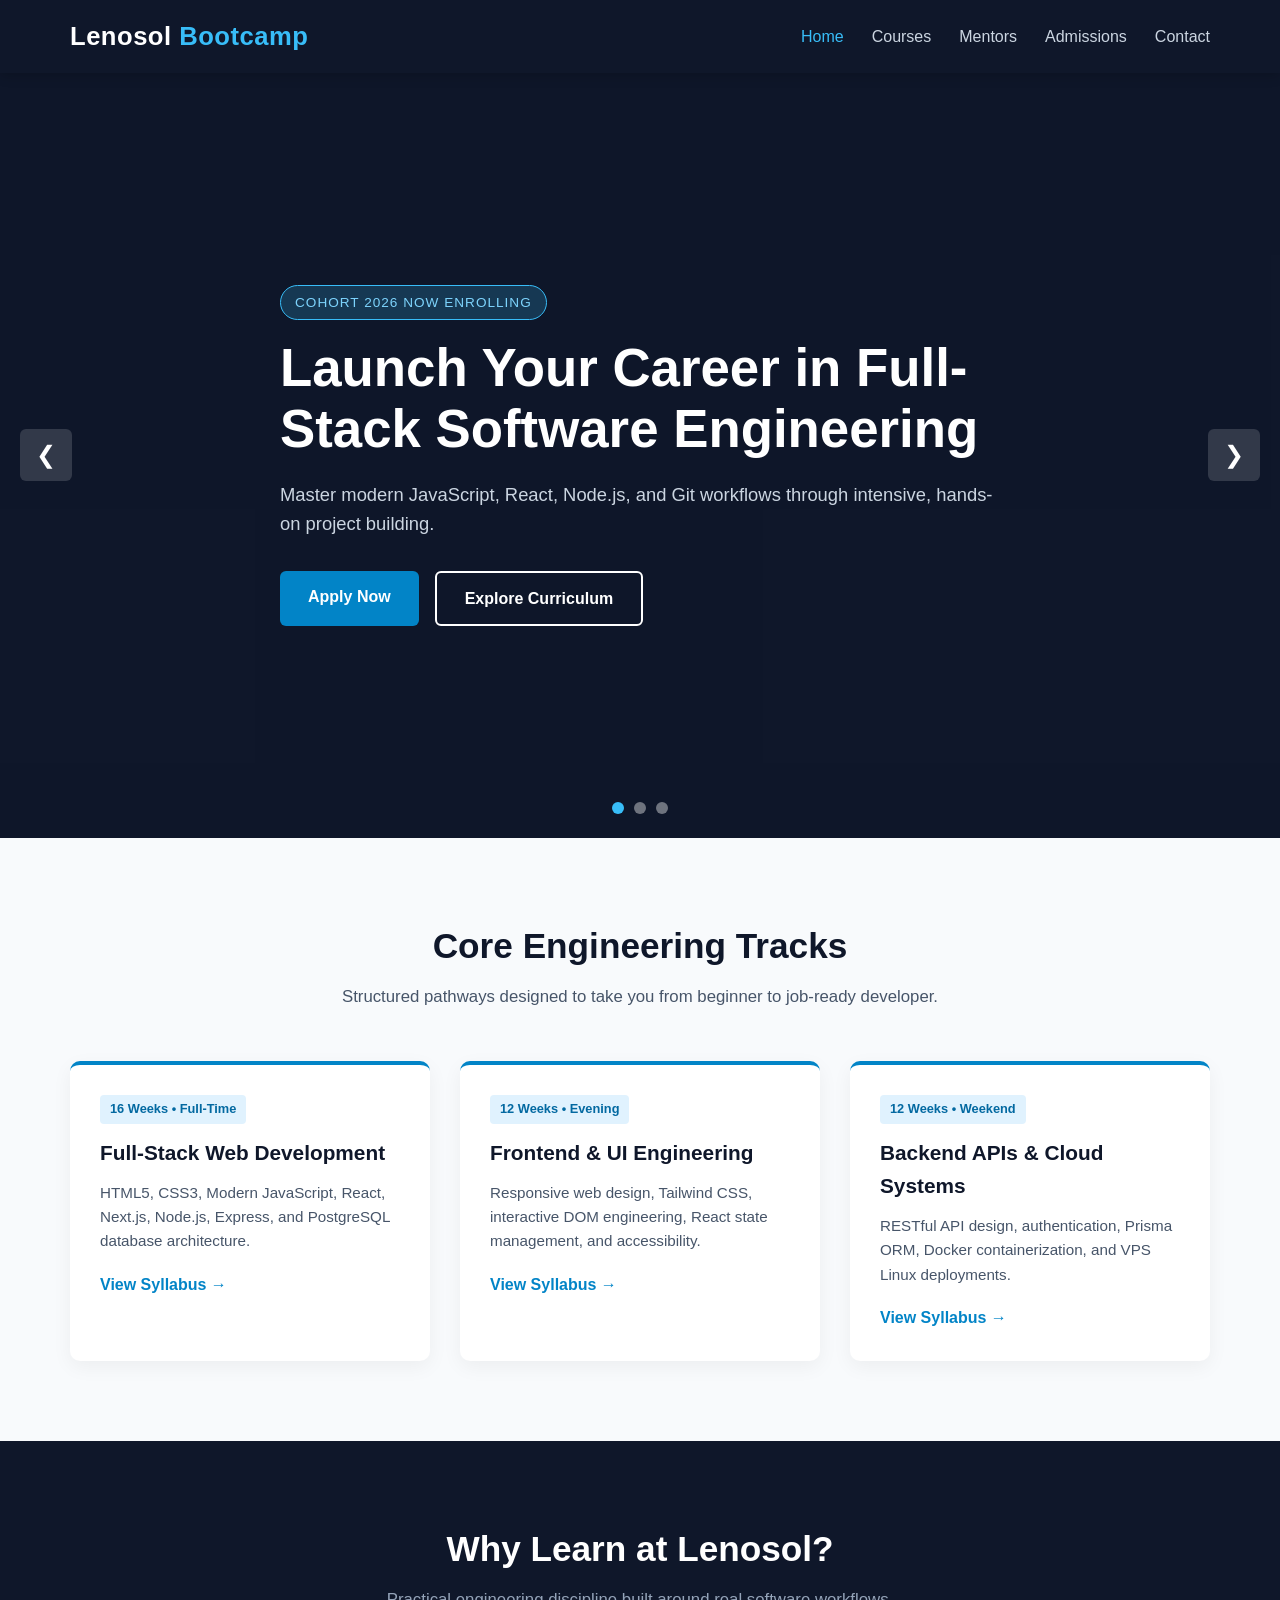
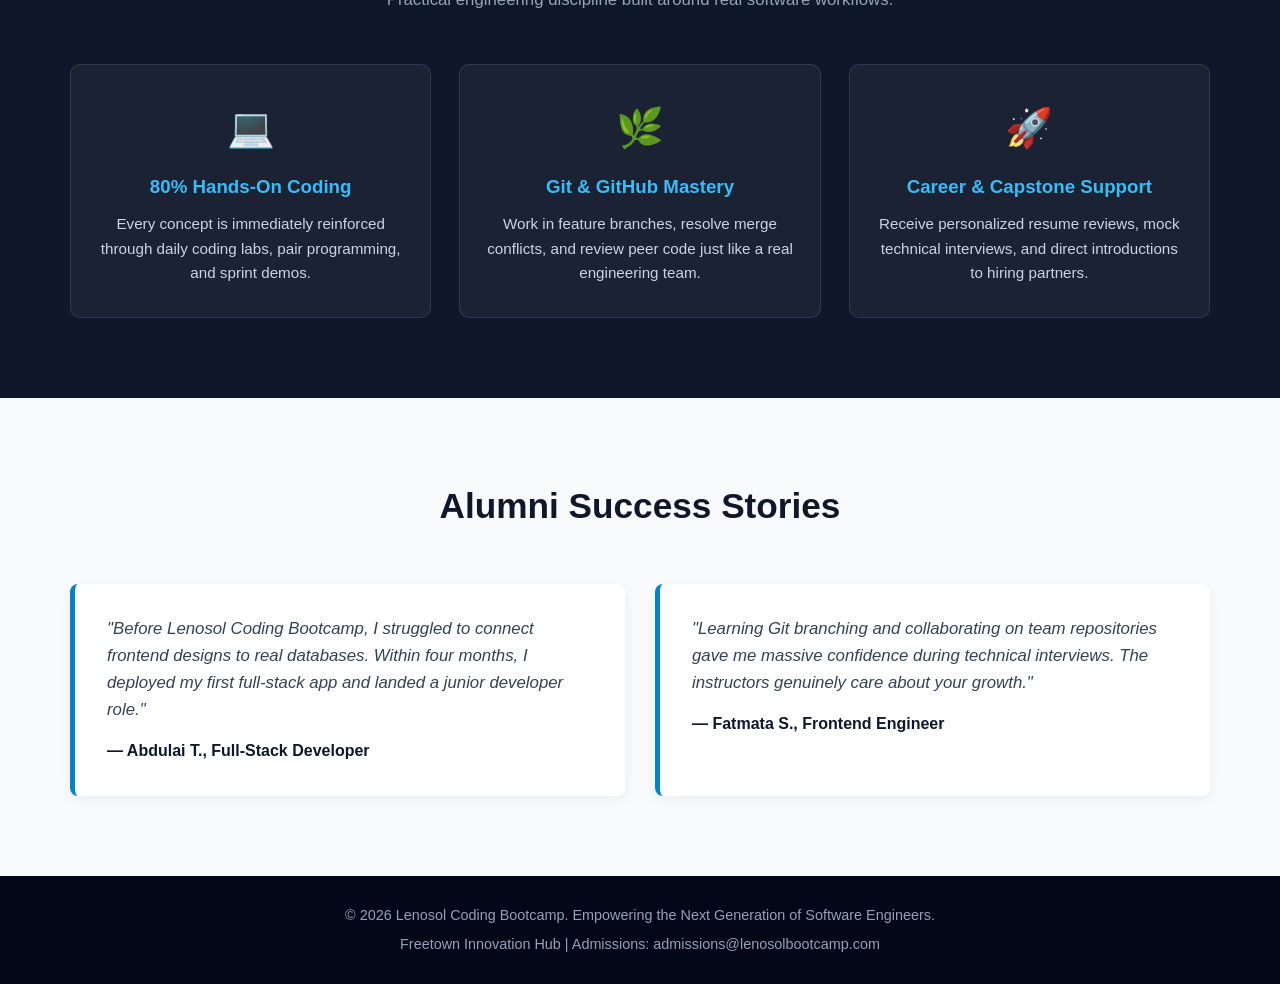
<file: index.html>
<!DOCTYPE html>
<html lang="en">
<head>
  <meta charset="UTF-8" />
  <meta name="viewport" content="width=device-width, initial-scale=1.0" />
  <title>Lenosol Coding Bootcamp | Build Your Tech Career</title>
  <link rel="stylesheet" href="css/index.css" />
</head>
<body>
  <!-- Sticky Navbar -->
  <header class="navbar">
    <div class="container nav-container">
      <a href="index.html" class="logo">Lenosol <span>Bootcamp</span></a>
      <nav>
        <ul class="nav-links">
          <li><a href="index.html" class="active">Home</a></li>
          <li><a href="courses.html">Courses</a></li>
          <li><a href="mentors.html">Mentors</a></li>
          <li><a href="admissions.html">Admissions</a></li>
          <li><a href="contact.html">Contact</a></li>
        </ul>
      </nav>
    </div>
  </header>

  <!-- Section 1: Hero Carousel Slider (3 Slides) -->
  <section class="hero-carousel">
    <div class="slides-container" id="slidesContainer">
      <!-- Slide 1 -->
      <div class="slide active" style="background-image: url('https://images.unsplash.com/photo-1522202176988-66273c2fd55f?auto=format&fit=crop&w=1600&q=80');">
        <div class="slide-overlay">
          <div class="container slide-content">
            <span class="badge">Cohort 2026 Now Enrolling</span>
            <h1>Launch Your Career in Full-Stack Software Engineering</h1>
            <p>Master modern JavaScript, React, Node.js, and Git workflows through intensive, hands-on project building.</p>
            <div class="hero-btns">
              <a href="admissions.html" class="btn btn-primary">Apply Now</a>
              <a href="courses.html" class="btn btn-outline">Explore Curriculum</a>
            </div>
          </div>
        </div>
      </div>

      <!-- Slide 2 -->
      <div class="slide" style="background-image: url('https://images.unsplash.com/photo-1517694712202-14dd9538aa97?auto=format&fit=crop&w=1600&q=80');">
        <div class="slide-overlay">
          <div class="container slide-content">
            <span class="badge">Real-World Collaboration</span>
            <h1>Code Together with Industry Mentors</h1>
            <p>Learn agile team development, pull requests, code reviews, and production deployment from practicing engineers.</p>
            <div class="hero-btns">
              <a href="mentors.html" class="btn btn-primary">Meet Instructors</a>
              <a href="contact.html" class="btn btn-outline">Book Campus Visit</a>
            </div>
          </div>
        </div>
      </div>

      <!-- Slide 3 -->
      <div class="slide" style="background-image: url('https://images.unsplash.com/photo-1531482615713-2afd69097998?auto=format&fit=crop&w=1600&q=80');">
        <div class="slide-overlay">
          <div class="container slide-content">
            <span class="badge">Portfolio-First Learning</span>
            <h1>Graduate with Production-Ready Applications</h1>
            <p>Build 6+ full-stack applications from scratch and showcase your GitHub contributions to top tech employers.</p>
            <div class="hero-btns">
              <a href="courses.html" class="btn btn-primary">View Tracks</a>
              <a href="admissions.html" class="btn btn-outline">Scholarship Info</a>
            </div>
          </div>
        </div>
      </div>
    </div>

    <!-- Carousel Controls -->
    <button class="carousel-btn prev" id="prevBtn" aria-label="Previous Slide">&#10094;</button>
    <button class="carousel-btn next" id="nextBtn" aria-label="Next Slide">&#10095;</button>
    <div class="carousel-dots" id="carouselDots">
      <span class="dot active" data-index="0"></span>
      <span class="dot" data-index="1"></span>
      <span class="dot" data-index="2"></span>
    </div>
  </section>

  <!-- Section 2: Featured Bootcamp Tracks -->
  <section class="tracks section-padding">
    <div class="container">
      <div class="section-header">
        <h2>Core Engineering Tracks</h2>
        <p>Structured pathways designed to take you from beginner to job-ready developer.</p>
      </div>
      <div class="track-grid">
        <article class="track-card">
          <div class="track-tag">16 Weeks • Full-Time</div>
          <h3>Full-Stack Web Development</h3>
          <p>HTML5, CSS3, Modern JavaScript, React, Next.js, Node.js, Express, and PostgreSQL database architecture.</p>
          <a href="courses.html" class="card-link">View Syllabus &rarr;</a>
        </article>
        <article class="track-card">
          <div class="track-tag">12 Weeks • Evening</div>
          <h3>Frontend & UI Engineering</h3>
          <p>Responsive web design, Tailwind CSS, interactive DOM engineering, React state management, and accessibility.</p>
          <a href="courses.html" class="card-link">View Syllabus &rarr;</a>
        </article>
        <article class="track-card">
          <div class="track-tag">12 Weeks • Weekend</div>
          <h3>Backend APIs & Cloud Systems</h3>
          <p>RESTful API design, authentication, Prisma ORM, Docker containerization, and VPS Linux deployments.</p>
          <a href="courses.html" class="card-link">View Syllabus &rarr;</a>
        </article>
      </div>
    </div>
  </section>

  <!-- Section 3: Why Lenosol Bootcamp -->
  <section class="highlights section-padding">
    <div class="container">
      <div class="section-header">
        <h2>Why Learn at Lenosol?</h2>
        <p>Practical engineering discipline built around real software workflows.</p>
      </div>
      <div class="pillars-grid">
        <div class="pillar-box">
          <div class="pillar-icon">💻</div>
          <h3>80% Hands-On Coding</h3>
          <p>Every concept is immediately reinforced through daily coding labs, pair programming, and sprint demos.</p>
        </div>
        <div class="pillar-box">
          <div class="pillar-icon">🌿</div>
          <h3>Git & GitHub Mastery</h3>
          <p>Work in feature branches, resolve merge conflicts, and review peer code just like a real engineering team.</p>
        </div>
        <div class="pillar-box">
          <div class="pillar-icon">🚀</div>
          <h3>Career & Capstone Support</h3>
          <p>Receive personalized resume reviews, mock technical interviews, and direct introductions to hiring partners.</p>
        </div>
      </div>
    </div>
  </section>

  <!-- Section 4: Alumni Success Stories -->
  <section class="testimonials section-padding">
    <div class="container">
      <div class="section-header">
        <h2>Alumni Success Stories</h2>
      </div>
      <div class="testimonial-grid">
        <blockquote class="testimonial-card">
          <p>"Before Lenosol Coding Bootcamp, I struggled to connect frontend designs to real databases. Within four months, I deployed my first full-stack app and landed a junior developer role."</p>
          <cite>— Abdulai T., Full-Stack Developer</cite>
        </blockquote>
        <blockquote class="testimonial-card">
          <p>"Learning Git branching and collaborating on team repositories gave me massive confidence during technical interviews. The instructors genuinely care about your growth."</p>
          <cite>— Fatmata S., Frontend Engineer</cite>
        </blockquote>
      </div>
    </div>
  </section>

  <!-- Footer -->
  <footer class="footer">
    <div class="container footer-content">
      <p>&copy; 2026 Lenosol Coding Bootcamp. Empowering the Next Generation of Software Engineers.</p>
      <p>Freetown Innovation Hub | Admissions: admissions@lenosolbootcamp.com</p>
    </div>
  </footer>

  <!-- Minimal Carousel Script -->
  <script>
    const slides = document.querySelectorAll('.slide');
    const dots = document.querySelectorAll('.dot');
    const prevBtn = document.getElementById('prevBtn');
    const nextBtn = document.getElementById('nextBtn');
    let currentSlide = 0;

    function showSlide(index) {
      slides.forEach((slide, i) => {
        slide.classList.toggle('active', i === index);
        dots[i].classList.toggle('active', i === index);
      });
      currentSlide = index;
    }

    nextBtn.addEventListener('click', () => {
      showSlide((currentSlide + 1) % slides.length);
    });

    prevBtn.addEventListener('click', () => {
      showSlide((currentSlide - 1 + slides.length) % slides.length);
    });

    dots.forEach(dot => {
      dot.addEventListener('click', () => {
        showSlide(Number(dot.dataset.index));
      });
    });

    setInterval(() => {
      showSlide((currentSlide + 1) % slides.length);
    }, 6000);
  </script>
</body>
</html>
</file>
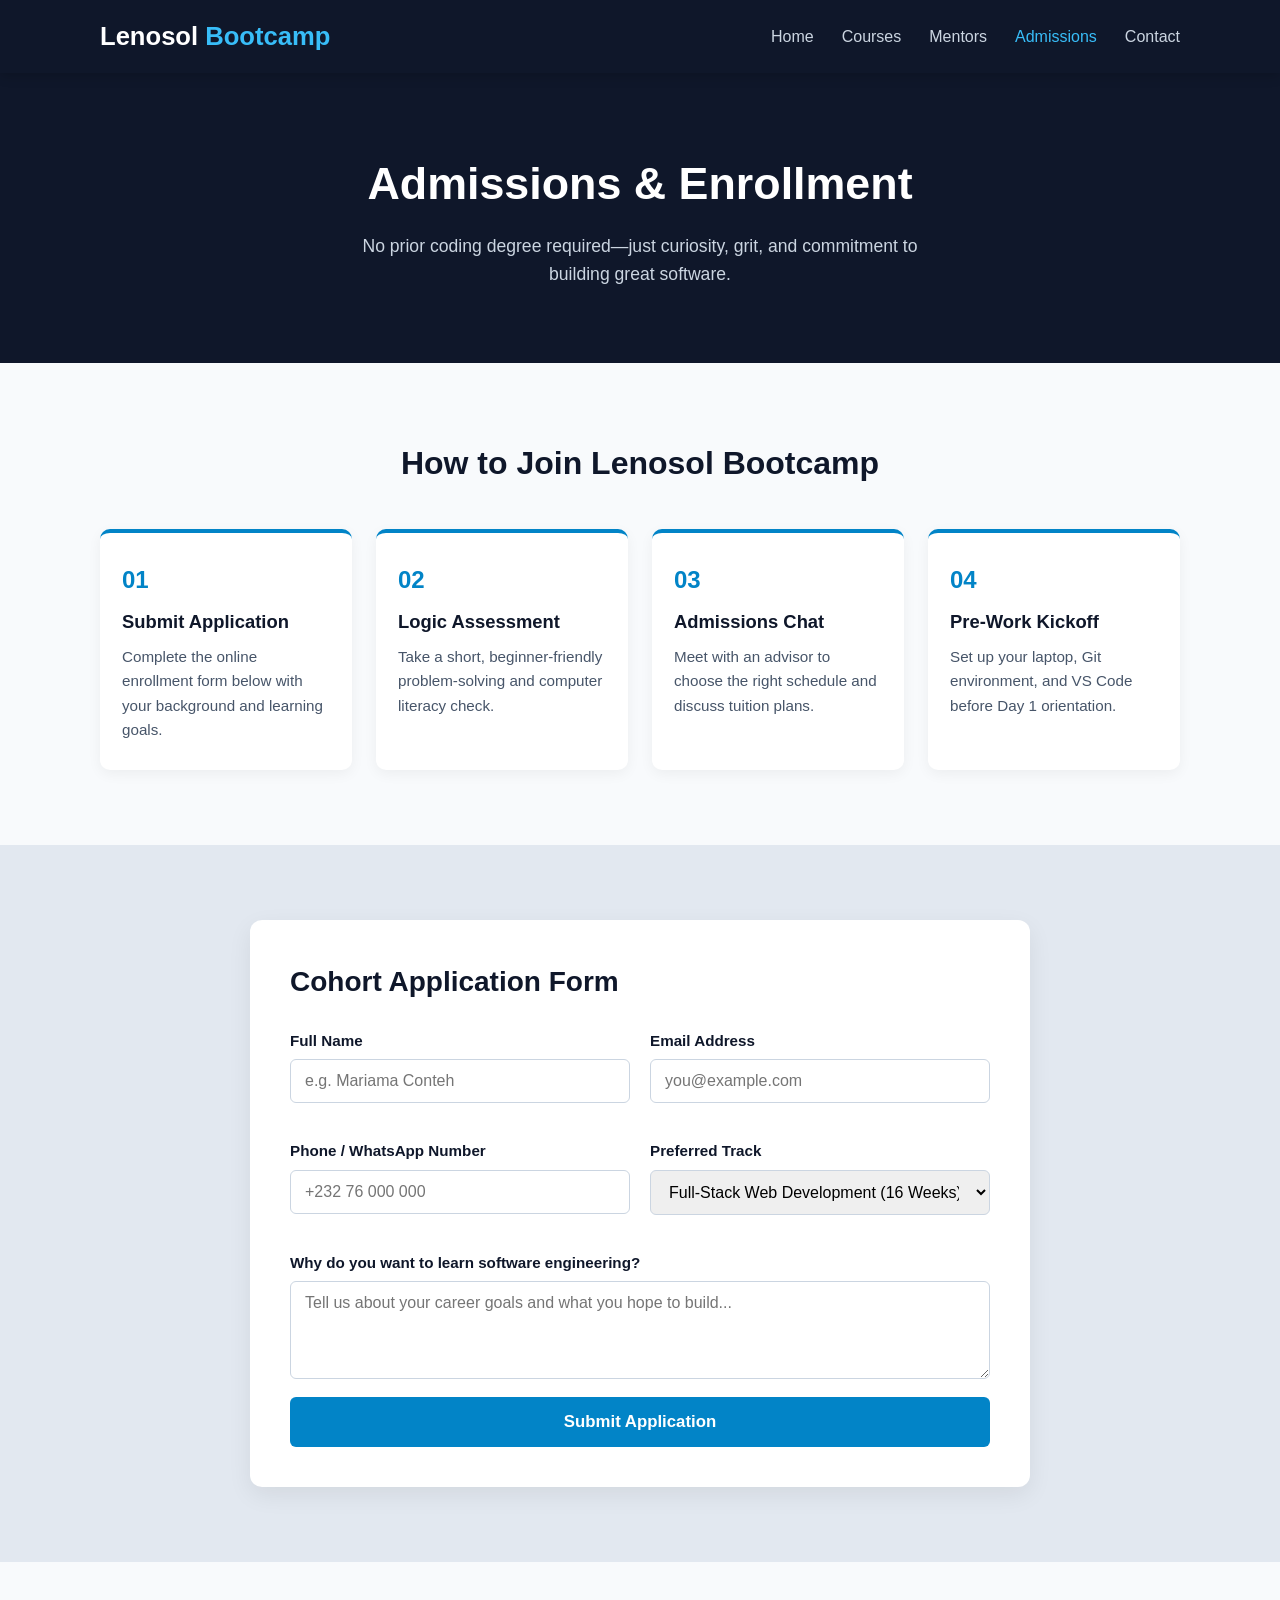
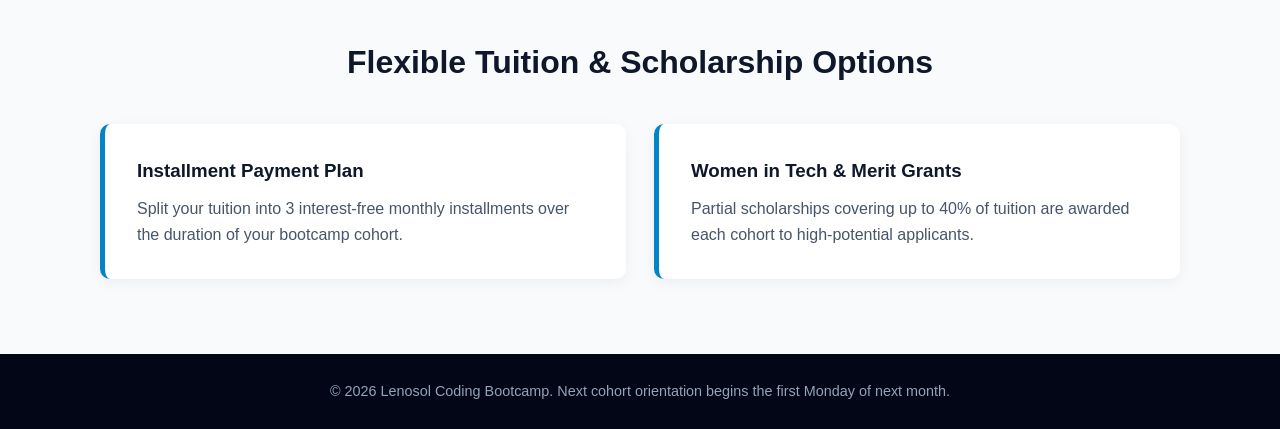
<file: admission.html>
<!DOCTYPE html>
<html lang="en">
<head>
  <meta charset="UTF-8" />
  <meta name="viewport" content="width=device-width, initial-scale=1.0" />
  <title>Admissions & Apply | Lenosol Coding Bootcamp</title>
  <link rel="stylesheet" href="css/admissions.css" />
</head>
<body>
  <!-- Sticky Navbar -->
  <header class="navbar">
    <div class="container nav-container">
      <a href="index.html" class="logo">Lenosol <span>Bootcamp</span></a>
      <nav>
        <ul class="nav-links">
          <li><a href="index.html">Home</a></li>
          <li><a href="courses.html">Courses</a></li>
          <li><a href="mentors.html">Mentors</a></li>
          <li><a href="admissions.html" class="active">Admissions</a></li>
          <li><a href="contact.html">Contact</a></li>
        </ul>
      </nav>
    </div>
  </header>

  <!-- Section 1: Header -->
  <section class="adm-header">
    <div class="container">
      <h1>Admissions & Enrollment</h1>
      <p>No prior coding degree required—just curiosity, grit, and commitment to building great software.</p>
    </div>
  </section>

  <!-- Section 2: 4-Step Enrollment Process -->
  <section class="steps-section">
    <div class="container">
      <h2>How to Join Lenosol Bootcamp</h2>
      <div class="steps-grid">
        <div class="step-box">
          <span class="step-num">01</span>
          <h3>Submit Application</h3>
          <p>Complete the online enrollment form below with your background and learning goals.</p>
        </div>
        <div class="step-box">
          <span class="step-num">02</span>
          <h3>Logic Assessment</h3>
          <p>Take a short, beginner-friendly problem-solving and computer literacy check.</p>
        </div>
        <div class="step-box">
          <span class="step-num">03</span>
          <h3>Admissions Chat</h3>
          <p>Meet with an advisor to choose the right schedule and discuss tuition plans.</p>
        </div>
        <div class="step-box">
          <span class="step-num">04</span>
          <h3>Pre-Work Kickoff</h3>
          <p>Set up your laptop, Git environment, and VS Code before Day 1 orientation.</p>
        </div>
      </div>
    </div>
  </section>

  <!-- Section 3: Student Application Form -->
  <section class="apply-section">
    <div class="container apply-wrapper">
      <form class="apply-form" action="#" method="post">
        <h2>Cohort Application Form</h2>
        <div class="form-row">
          <div class="form-group">
            <label for="full-name">Full Name</label>
            <input type="text" id="full-name" name="full-name" placeholder="e.g. Mariama Conteh" required />
          </div>
          <div class="form-group">
            <label for="email">Email Address</label>
            <input type="email" id="email" name="email" placeholder="you@example.com" required />
          </div>
        </div>

        <div class="form-row">
          <div class="form-group">
            <label for="phone">Phone / WhatsApp Number</label>
            <input type="tel" id="phone" name="phone" placeholder="+232 76 000 000" required />
          </div>
          <div class="form-group">
            <label for="track">Preferred Track</label>
            <select id="track" name="track">
              <option value="fullstack">Full-Stack Web Development (16 Weeks)</option>
              <option value="frontend">Frontend & UI Engineering (12 Weeks)</option>
              <option value="backend">Backend APIs & Cloud Systems (12 Weeks)</option>
            </select>
          </div>
        </div>

        <div class="form-group">
          <label for="motivation">Why do you want to learn software engineering?</label>
          <textarea id="motivation" name="motivation" rows="4" placeholder="Tell us about your career goals and what you hope to build..." required></textarea>
        </div>

        <button type="submit" class="submit-btn">Submit Application</button>
      </form>
    </div>
  </section>

  <!-- Section 4: Tuition & Scholarships -->
  <section class="tuition-section">
    <div class="container">
      <h2>Flexible Tuition & Scholarship Options</h2>
      <div class="tuition-grid">
        <div class="tuition-card">
          <h3>Installment Payment Plan</h3>
          <p>Split your tuition into 3 interest-free monthly installments over the duration of your bootcamp cohort.</p>
        </div>
        <div class="tuition-card">
          <h3>Women in Tech & Merit Grants</h3>
          <p>Partial scholarships covering up to 40% of tuition are awarded each cohort to high-potential applicants.</p>
        </div>
      </div>
    </div>
  </section>

  <!-- Footer -->
  <footer class="footer">
    <div class="container">
      <p>&copy; 2026 Lenosol Coding Bootcamp. Next cohort orientation begins the first Monday of next month.</p>
    </div>
  </footer>
</body>
</html>
</file>
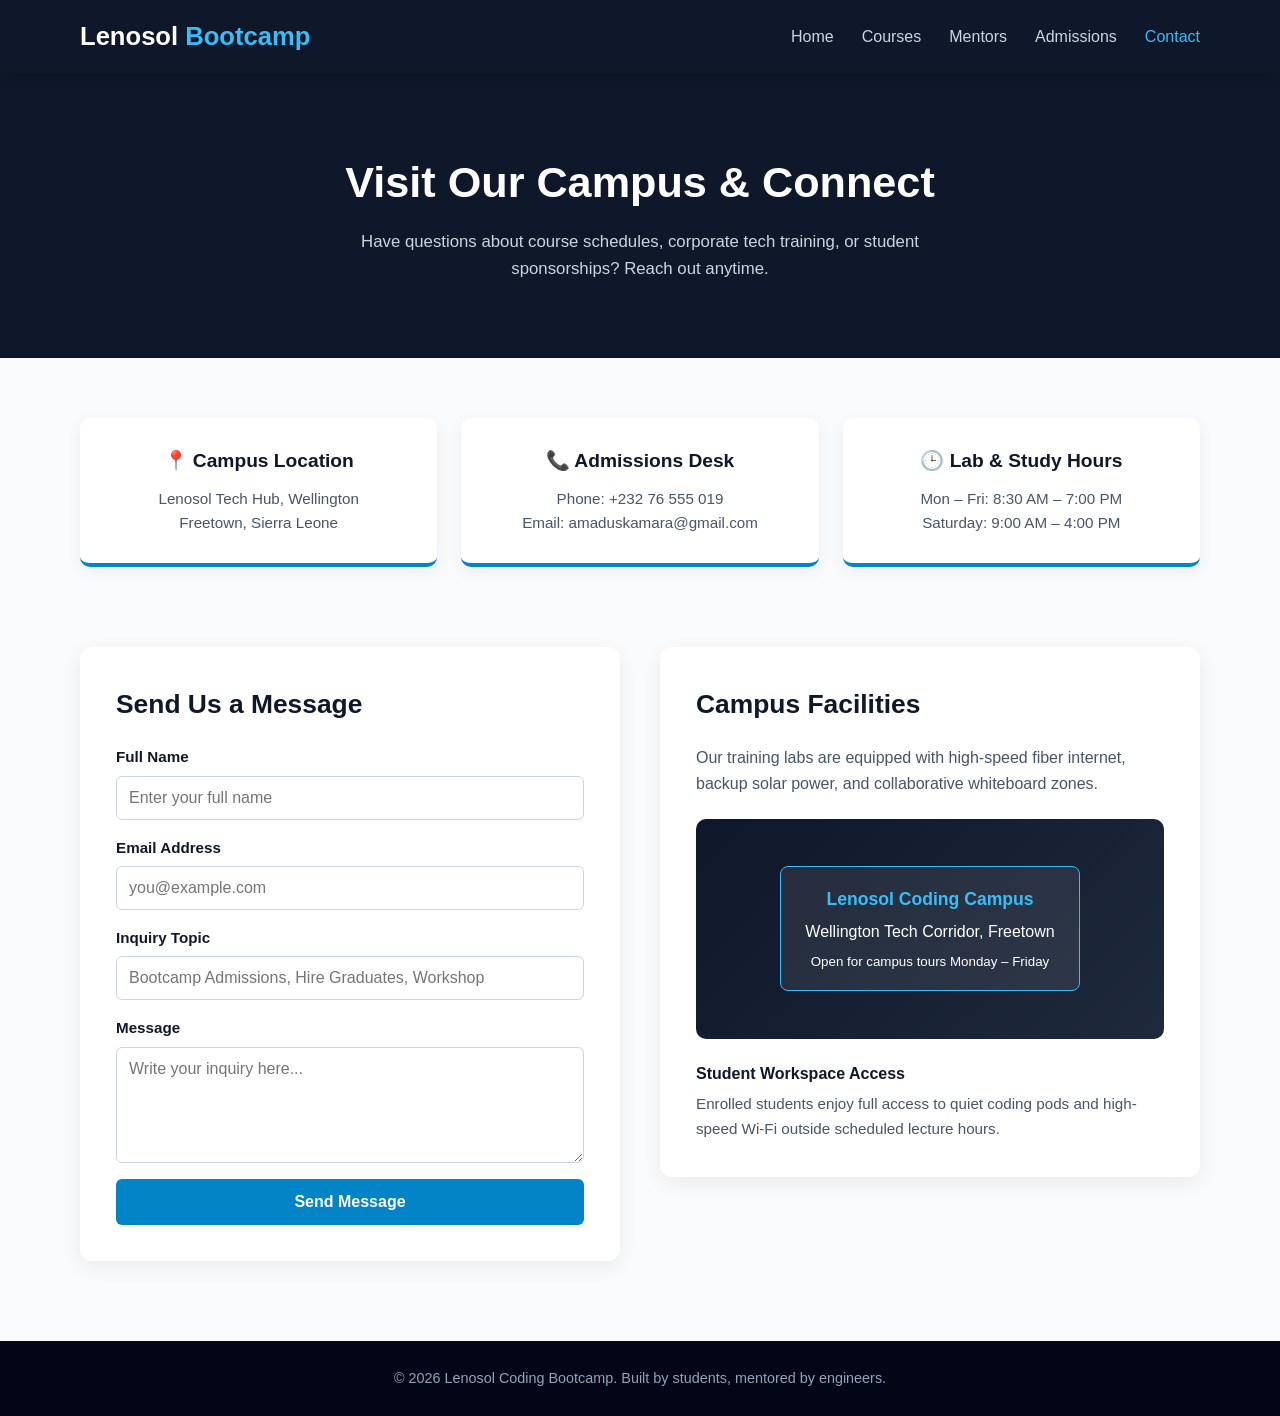
<file: contact.html>
<!doctype html>
<html lang="en">
  <head>
    <meta charset="UTF-8" />
    <meta name="viewport" content="width=device-width, initial-scale=1.0" />
    <title>Contact & Campus | Lenosol Coding Bootcamp</title>
    <link rel="stylesheet" href="css/contact.css" />
  </head>
  <body>
    <!-- Sticky Navbar -->
    <header class="navbar">
      <div class="container nav-container">
        <a href="index.html" class="logo">Lenosol <span>Bootcamp</span></a>
        <nav>
          <ul class="nav-links">
            <li><a href="index.html">Home</a></li>
            <li><a href="courses.html">Courses</a></li>
            <li><a href="mentors.html">Mentors</a></li>
            <li><a href="admissions.html">Admissions</a></li>
            <li><a href="contact.html" class="active">Contact</a></li>
          </ul>
        </nav>
      </div>
    </header>

    <!-- Section 1: Contact Banner -->
    <section class="contact-banner">
      <div class="container">
        <h1>Visit Our Campus & Connect</h1>
        <p>
          Have questions about course schedules, corporate tech training, or
          student sponsorships? Reach out anytime.
        </p>
      </div>
    </section>

    <!-- Section 2: Campus Info Cards -->
    <section class="info-cards-section">
      <div class="container info-grid">
        <div class="info-card">
          <h3>📍 Campus Location</h3>
          <p>Lenosol Tech Hub, Wellington</p>
          <p>Freetown, Sierra Leone</p>
        </div>
        <div class="info-card">
          <h3>📞 Admissions Desk</h3>
          <p>Phone: +232 76 555 019</p>
          <p>Email: amaduskamara@gmail.com</p>
        </div>
        <div class="info-card">
          <h3>🕒 Lab & Study Hours</h3>
          <p>Mon – Fri: 8:30 AM – 7:00 PM</p>
          <p>Saturday: 9:00 AM – 4:00 PM</p>
        </div>
      </div>
    </section>

    <!-- Section 3: Direct Message Form -->
    <section class="message-section">
      <div class="container message-grid">
        <div class="form-container">
          <h2>Send Us a Message</h2>
          <form action="https://formspree.io/f/mwloovpp" method="POST">
            <div class="input-group">
              <label for="name">Full Name</label>
              <input
                type="text"
                id="name"
                name="name"
                placeholder="Enter your full name"
                required
              />
            </div>
            <div class="input-group">
              <label for="email">Email Address</label>
              <input
                type="email"
                id="email"
                name="email"
                placeholder="you@example.com"
                required
              />
            </div>
            <div class="input-group">
              <label for="subject">Inquiry Topic</label>
              <input
                type="text"
                id="subject"
                name="subject"
                placeholder="Bootcamp Admissions, Hire Graduates, Workshop"
                required
              />
            </div>
            <div class="input-group">
              <label for="message">Message</label>
              <textarea
                id="message"
                name="message"
                rows="5"
                placeholder="Write your inquiry here..."
                required
              ></textarea>
            </div>
            <button type="submit" class="btn-send">Send Message</button>
          </form>
        </div>

        <!-- Section 4: Campus Facilities & Map Card -->
        <div class="location-box">
          <h2>Campus Facilities</h2>
          <p>
            Our training labs are equipped with high-speed fiber internet,
            backup solar power, and collaborative whiteboard zones.
          </p>
          <div class="map-placeholder">
            <div class="map-pin">
              <strong>Lenosol Coding Campus</strong>
              <span>Wellington Tech Corridor, Freetown</span>
              <small>Open for campus tours Monday – Friday</small>
            </div>
          </div>
          <div class="facility-notes">
            <h4>Student Workspace Access</h4>
            <p>
              Enrolled students enjoy full access to quiet coding pods and
              high-speed Wi-Fi outside scheduled lecture hours.
            </p>
          </div>
        </div>
      </div>
    </section>

    <!-- Footer -->
    <footer class="footer">
      <div class="container">
        <p>
          &copy; 2026 Lenosol Coding Bootcamp. Built by students, mentored by
          engineers.
        </p>
      </div>
    </footer>
  </body>
</html>
</file>
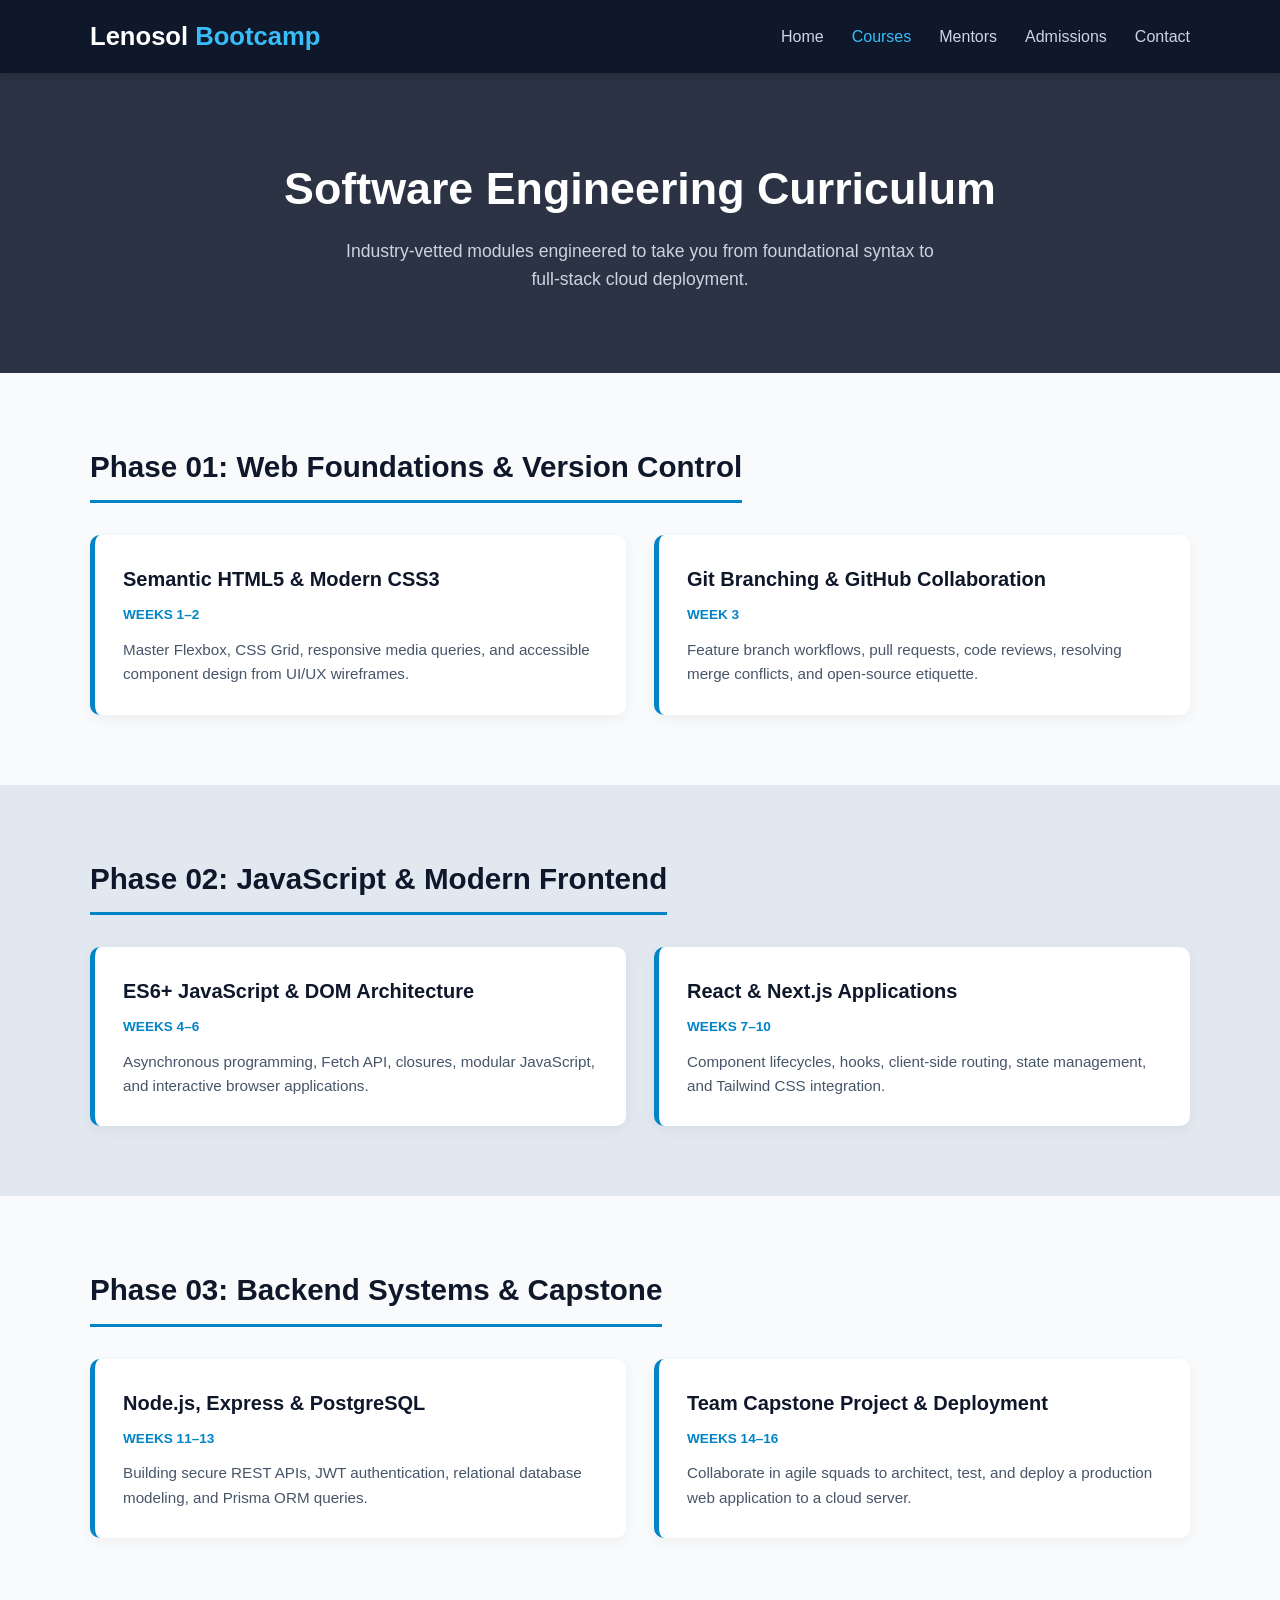
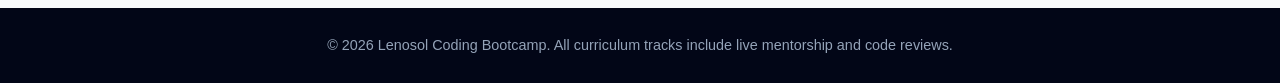
<file: courses.html>
<!DOCTYPE html>
<html lang="en">
<head>
  <meta charset="UTF-8" />
  <meta name="viewport" content="width=device-width, initial-scale=1.0" />
  <title>Courses & Syllabus | Lenosol Coding Bootcamp</title>
  <link rel="stylesheet" href="css/courses.css" />
</head>
<body>
  <!-- Sticky Navbar -->
  <header class="navbar">
    <div class="container nav-container">
      <a href="index.html" class="logo">Lenosol <span>Bootcamp</span></a>
      <nav>
        <ul class="nav-links">
          <li><a href="index.html">Home</a></li>
          <li><a href="courses.html" class="active">Courses</a></li>
          <li><a href="mentors.html">Mentors</a></li>
          <li><a href="admissions.html">Admissions</a></li>
          <li><a href="contact.html">Contact</a></li>
        </ul>
      </nav>
    </div>
  </header>

  <!-- Section 1: Page Banner -->
  <section class="courses-banner">
    <div class="container">
      <h1>Software Engineering Curriculum</h1>
      <p>Industry-vetted modules engineered to take you from foundational syntax to full-stack cloud deployment.</p>
    </div>
  </section>

  <!-- Section 2: Module 1 - Frontend Foundations -->
  <section class="curriculum-section">
    <div class="container">
      <h2 class="module-heading">Phase 01: Web Foundations & Version Control</h2>
      <div class="module-grid">
        <div class="module-card">
          <h3>Semantic HTML5 & Modern CSS3</h3>
          <span class="duration">Weeks 1–2</span>
          <p>Master Flexbox, CSS Grid, responsive media queries, and accessible component design from UI/UX wireframes.</p>
        </div>
        <div class="module-card">
          <h3>Git Branching & GitHub Collaboration</h3>
          <span class="duration">Week 3</span>
          <p>Feature branch workflows, pull requests, code reviews, resolving merge conflicts, and open-source etiquette.</p>
        </div>
      </div>
    </div>
  </section>

  <!-- Section 3: Module 2 - Interactive JavaScript & React -->
  <section class="curriculum-section alt-bg">
    <div class="container">
      <h2 class="module-heading">Phase 02: JavaScript & Modern Frontend</h2>
      <div class="module-grid">
        <div class="module-card">
          <h3>ES6+ JavaScript & DOM Architecture</h3>
          <span class="duration">Weeks 4–6</span>
          <p>Asynchronous programming, Fetch API, closures, modular JavaScript, and interactive browser applications.</p>
        </div>
        <div class="module-card">
          <h3>React & Next.js Applications</h3>
          <span class="duration">Weeks 7–10</span>
          <p>Component lifecycles, hooks, client-side routing, state management, and Tailwind CSS integration.</p>
        </div>
      </div>
    </div>
  </section>

  <!-- Section 4: Module 3 - Backend & Databases -->
  <section class="curriculum-section">
    <div class="container">
      <h2 class="module-heading">Phase 03: Backend Systems & Capstone</h2>
      <div class="module-grid">
        <div class="module-card">
          <h3>Node.js, Express & PostgreSQL</h3>
          <span class="duration">Weeks 11–13</span>
          <p>Building secure REST APIs, JWT authentication, relational database modeling, and Prisma ORM queries.</p>
        </div>
        <div class="module-card">
          <h3>Team Capstone Project & Deployment</h3>
          <span class="duration">Weeks 14–16</span>
          <p>Collaborate in agile squads to architect, test, and deploy a production web application to a cloud server.</p>
        </div>
      </div>
    </div>
  </section>

  <!-- Footer -->
  <footer class="footer">
    <div class="container">
      <p>&copy; 2026 Lenosol Coding Bootcamp. All curriculum tracks include live mentorship and code reviews.</p>
    </div>
  </footer>
</body>
</html>
</file>
<file: css/index.css>
/* Reset & Base Styles */
* {
  margin: 0;
  padding: 0;
  box-sizing: border-box;
}

body {
  font-family: 'Segoe UI', Tahoma, Geneva, Verdana, sans-serif;
  color: #1e293b;
  background-color: #f8fafc;
  line-height: 1.6;
}

.container {
  width: 90%;
  max-width: 1140px;
  margin: 0 auto;
}

.section-padding {
  padding: 80px 0;
}

.section-header {
  text-align: center;
  margin-bottom: 50px;
}

.section-header h2 {
  font-size: 2.2rem;
  color: #0f172a;
  margin-bottom: 10px;
}

.section-header p {
  color: #475569;
  font-size: 1.05rem;
}

/* Sticky Navbar */
.navbar {
  position: sticky;
  top: 0;
  z-index: 1000;
  background-color: #0f172a;
  padding: 16px 0;
  box-shadow: 0 2px 12px rgba(0, 0, 0, 0.2);
}

.nav-container {
  display: flex;
  justify-content: space-between;
  align-items: center;
}

.logo {
  font-size: 1.6rem;
  font-weight: 700;
  color: #ffffff;
  text-decoration: none;
  letter-spacing: 0.5px;
}

.logo span {
  color: #38bdf8;
}

.nav-links {
  list-style: none;
  display: flex;
  gap: 28px;
}

.nav-links a {
  color: #cbd5e1;
  text-decoration: none;
  font-weight: 500;
  transition: color 0.3s ease;
}

.nav-links a:hover,
.nav-links a.active {
  color: #38bdf8;
}

/* Section 1: Hero Carousel Slider */
.hero-carousel {
  position: relative;
  width: 100%;
  min-height: 85vh;
  overflow: hidden;
  background-color: #0f172a;
}

.slide {
  position: absolute;
  inset: 0;
  background-size: cover;
  background-position: center;
  opacity: 0;
  visibility: hidden;
  transition: opacity 0.7s ease-in-out, visibility 0.7s ease-in-out;
}

.slide.active {
  position: relative;
  opacity: 1;
  visibility: visible;
}

.slide-overlay {
  background: rgba(15, 23, 42, 0.78);
  width: 100%;
  min-height: 85vh;
  display: flex;
  align-items: center;
}

.slide-content {
  color: #ffffff;
  max-width: 720px;
}

.badge {
  display: inline-block;
  background: rgba(56, 189, 248, 0.2);
  border: 1px solid #38bdf8;
  color: #7dd3fc;
  padding: 6px 14px;
  border-radius: 20px;
  font-size: 0.85rem;
  text-transform: uppercase;
  letter-spacing: 1px;
  margin-bottom: 18px;
}

.slide-content h1 {
  font-size: 3.3rem;
  line-height: 1.15;
  margin-bottom: 20px;
}

.slide-content p {
  font-size: 1.15rem;
  color: #cbd5e1;
  margin-bottom: 32px;
}

.hero-btns {
  display: flex;
  gap: 16px;
}

.btn {
  padding: 13px 28px;
  border-radius: 6px;
  text-decoration: none;
  font-weight: 600;
  transition: all 0.3s ease;
}

.btn-primary {
  background-color: #0284c7;
  color: #ffffff;
}

.btn-primary:hover {
  background-color: #0369a1;
}

.btn-outline {
  border: 2px solid #ffffff;
  color: #ffffff;
}

.btn-outline:hover {
  background-color: #ffffff;
  color: #0f172a;
}

/* Carousel Controls */
.carousel-btn {
  position: absolute;
  top: 50%;
  transform: translateY(-50%);
  background: rgba(255, 255, 255, 0.15);
  color: #ffffff;
  border: none;
  font-size: 1.5rem;
  padding: 12px 16px;
  cursor: pointer;
  border-radius: 6px;
  z-index: 10;
  transition: background 0.3s ease;
}

.carousel-btn:hover {
  background: rgba(56, 189, 248, 0.6);
}

.carousel-btn.prev {
  left: 20px;
}

.carousel-btn.next {
  right: 20px;
}

.carousel-dots {
  position: absolute;
  bottom: 24px;
  left: 50%;
  transform: translateX(-50%);
  display: flex;
  gap: 10px;
  z-index: 10;
}

.dot {
  width: 12px;
  height: 12px;
  border-radius: 50%;
  background: rgba(255, 255, 255, 0.4);
  cursor: pointer;
  transition: background 0.3s ease;
}

.dot.active {
  background: #38bdf8;
}

/* Section 2: Tracks */
.track-grid {
  display: grid;
  grid-template-columns: repeat(auto-fit, minmax(300px, 1fr));
  gap: 30px;
}

.track-card {
  background: #ffffff;
  padding: 30px;
  border-radius: 10px;
  box-shadow: 0 6px 20px rgba(0, 0, 0, 0.05);
  border-top: 4px solid #0284c7;
  transition: transform 0.3s ease;
}

.track-card:hover {
  transform: translateY(-6px);
}

.track-tag {
  display: inline-block;
  background: #e0f2fe;
  color: #0369a1;
  font-size: 0.8rem;
  font-weight: 700;
  padding: 4px 10px;
  border-radius: 4px;
  margin-bottom: 12px;
}

.track-card h3 {
  font-size: 1.3rem;
  color: #0f172a;
  margin-bottom: 12px;
}

.track-card p {
  color: #475569;
  font-size: 0.95rem;
  margin-bottom: 18px;
}

.card-link {
  color: #0284c7;
  font-weight: 600;
  text-decoration: none;
}

.card-link:hover {
  text-decoration: underline;
}

/* Section 3: Highlights */
.highlights {
  background-color: #0f172a;
  color: #ffffff;
}

.highlights .section-header h2 {
  color: #ffffff;
}

.highlights .section-header p {
  color: #94a3b8;
}

.pillars-grid {
  display: grid;
  grid-template-columns: repeat(auto-fit, minmax(260px, 1fr));
  gap: 28px;
}

.pillar-box {
  background: rgba(255, 255, 255, 0.05);
  padding: 32px 24px;
  border-radius: 10px;
  text-align: center;
  border: 1px solid rgba(255, 255, 255, 0.1);
}

.pillar-icon {
  font-size: 2.4rem;
  margin-bottom: 14px;
}

.pillar-box h3 {
  margin-bottom: 10px;
  color: #38bdf8;
}

.pillar-box p {
  color: #cbd5e1;
  font-size: 0.95rem;
}

/* Section 4: Testimonials */
.testimonial-grid {
  display: grid;
  grid-template-columns: repeat(auto-fit, minmax(320px, 1fr));
  gap: 30px;
}

.testimonial-card {
  background: #ffffff;
  padding: 32px;
  border-left: 5px solid #0284c7;
  border-radius: 8px;
  box-shadow: 0 4px 15px rgba(0, 0, 0, 0.05);
}

.testimonial-card p {
  font-style: italic;
  color: #334155;
  margin-bottom: 14px;
  font-size: 1.05rem;
}

.testimonial-card cite {
  font-weight: 600;
  color: #0f172a;
  font-style: normal;
}

/* Footer */
.footer {
  background-color: #020617;
  color: #94a3b8;
  padding: 28px 0;
  text-align: center;
  font-size: 0.9rem;
}

.footer-content {
  display: flex;
  flex-direction: column;
  gap: 6px;
}

@media (max-width: 768px) {
  .nav-container {
    flex-direction: column;
    gap: 12px;
  }
  .nav-links {
    gap: 16px;
    font-size: 0.9rem;
  }
  .slide-content h1 {
    font-size: 2.2rem;
  }
  .carousel-btn {
    padding: 8px 12px;
    font-size: 1.2rem;
  }
}
</file>
<file: css/admissions.css>
* {
  margin: 0;
  padding: 0;
  box-sizing: border-box;
}

body {
  font-family: 'Segoe UI', Tahoma, Geneva, Verdana, sans-serif;
  background-color: #f8fafc;
  color: #1e293b;
  line-height: 1.6;
}

.container {
  width: 90%;
  max-width: 1080px;
  margin: 0 auto;
}

/* Sticky Navbar */
.navbar {
  position: sticky;
  top: 0;
  z-index: 1000;
  background-color: #0f172a;
  padding: 16px 0;
  box-shadow: 0 2px 12px rgba(0, 0, 0, 0.2);
}

.nav-container {
  display: flex;
  justify-content: space-between;
  align-items: center;
}

.logo {
  font-size: 1.6rem;
  font-weight: 700;
  color: #ffffff;
  text-decoration: none;
}

.logo span {
  color: #38bdf8;
}

.nav-links {
  list-style: none;
  display: flex;
  gap: 28px;
}

.nav-links a {
  color: #cbd5e1;
  text-decoration: none;
  font-weight: 500;
  transition: color 0.3s ease;
}

.nav-links a:hover,
.nav-links a.active {
  color: #38bdf8;
}

/* Section 1: Header */
.adm-header {
  background-color: #0f172a;
  color: #ffffff;
  text-align: center;
  padding: 75px 20px;
}

.adm-header h1 {
  font-size: 2.8rem;
  margin-bottom: 12px;
}

.adm-header p {
  color: #cbd5e1;
  font-size: 1.1rem;
  max-width: 620px;
  margin: 0 auto;
}

/* Section 2: Steps */
.steps-section {
  padding: 75px 0;
}

.steps-section h2 {
  text-align: center;
  font-size: 2rem;
  color: #0f172a;
  margin-bottom: 40px;
}

.steps-grid {
  display: grid;
  grid-template-columns: repeat(auto-fit, minmax(220px, 1fr));
  gap: 24px;
}

.step-box {
  background: #ffffff;
  padding: 28px 22px;
  border-radius: 10px;
  box-shadow: 0 4px 14px rgba(0, 0, 0, 0.05);
  border-top: 4px solid #0284c7;
}

.step-num {
  font-size: 1.5rem;
  font-weight: 800;
  color: #0284c7;
  display: block;
  margin-bottom: 8px;
}

.step-box h3 {
  color: #0f172a;
  margin-bottom: 8px;
  font-size: 1.15rem;
}

.step-box p {
  color: #475569;
  font-size: 0.95rem;
}

/* Section 3: Application Form */
.apply-section {
  background-color: #e2e8f0;
  padding: 75px 0;
}

.apply-wrapper {
  max-width: 780px;
}

.apply-form {
  background: #ffffff;
  padding: 40px;
  border-radius: 12px;
  box-shadow: 0 8px 25px rgba(0, 0, 0, 0.07);
}

.apply-form h2 {
  color: #0f172a;
  margin-bottom: 24px;
  font-size: 1.75rem;
}

.form-row {
  display: grid;
  grid-template-columns: repeat(auto-fit, minmax(220px, 1fr));
  gap: 20px;
  margin-bottom: 18px;
}

.form-group {
  display: flex;
  flex-direction: column;
  margin-bottom: 18px;
}

.form-group label {
  font-weight: 600;
  margin-bottom: 6px;
  color: #0f172a;
  font-size: 0.95rem;
}

.form-group input,
.form-group select,
.form-group textarea {
  padding: 12px 14px;
  border: 1px solid #cbd5e1;
  border-radius: 6px;
  font-size: 1rem;
  font-family: inherit;
}

.form-group input:focus,
.form-group select:focus,
.form-group textarea:focus {
  outline: none;
  border-color: #0284c7;
}

.submit-btn {
  width: 100%;
  background-color: #0284c7;
  color: #ffffff;
  border: none;
  padding: 15px;
  font-size: 1.05rem;
  font-weight: 700;
  border-radius: 6px;
  cursor: pointer;
  transition: background 0.3s ease;
}

.submit-btn:hover {
  background-color: #0369a1;
}

/* Section 4: Tuition */
.tuition-section {
  padding: 75px 0;
}

.tuition-section h2 {
  text-align: center;
  font-size: 2rem;
  color: #0f172a;
  margin-bottom: 36px;
}

.tuition-grid {
  display: grid;
  grid-template-columns: repeat(auto-fit, minmax(300px, 1fr));
  gap: 28px;
}

.tuition-card {
  background: #ffffff;
  padding: 32px;
  border-radius: 10px;
  box-shadow: 0 4px 14px rgba(0, 0, 0, 0.05);
  border-left: 5px solid #0284c7;
}

.tuition-card h3 {
  color: #0f172a;
  margin-bottom: 10px;
}

.tuition-card p {
  color: #475569;
}

/* Footer */
.footer {
  background-color: #020617;
  color: #94a3b8;
  text-align: center;
  padding: 26px 0;
  font-size: 0.9rem;
}

@media (max-width: 768px) {
  .nav-container {
    flex-direction: column;
    gap: 12px;
  }
  .apply-form {
    padding: 24px;
  }
}
</file>
<file: css/contact.css>
* {
margin: 0;
padding: 0;
box-sizing: border-box;
}

body {
font-family: 'Segoe UI', Tahoma, Geneva, Verdana, sans-serif;
background-color: #f8fafc;
color: #1e293b;
line-height: 1.6;
}

.container {
width: 90%;
max-width: 1120px;
margin: 0 auto;
}

/* Sticky Navbar */
.navbar {
position: sticky;
top: 0;
z-index: 1000;
background-color: #0f172a;
padding: 16px 0;
box-shadow: 0 2px 12px rgba(0, 0, 0, 0.2);
}

.nav-container {
display: flex;
justify-content: space-between;
align-items: center;
}

.logo {
font-size: 1.6rem;
font-weight: 700;
color: #ffffff;
text-decoration: none;
}

.logo span {
color: #38bdf8;
}

.nav-links {
list-style: none;
display: flex;
gap: 28px;
}

.nav-links a {
color: #cbd5e1;
text-decoration: none;
font-weight: 500;
transition: color 0.3s ease;
}

.nav-links a:hover,
.nav-links a.active {
color: #38bdf8;
}

/* Section 1: Banner */
.contact-banner {
background-color: #0f172a;
color: #ffffff;
text-align: center;
padding: 75px 20px;
}

.contact-banner h1 {
font-size: 2.7rem;
margin-bottom: 12px;
}

.contact-banner p {
color: #cbd5e1;
max-width: 620px;
margin: 0 auto;
font-size: 1.05rem;
}

/* Section 2: Info Cards */
.info-cards-section {
padding: 60px 0 30px;
}

.info-grid {
display: grid;
grid-template-columns: repeat(auto-fit, minmax(260px, 1fr));
gap: 24px;
}

.info-card {
background: #ffffff;
padding: 28px;
border-radius: 10px;
text-align: center;
box-shadow: 0 5px 16px rgba(0, 0, 0, 0.05);
border-bottom: 4px solid #0284c7;
}

.info-card h3 {
color: #0f172a;
margin-bottom: 10px;
font-size: 1.2rem;
}

.info-card p {
color: #475569;
font-size: 0.95rem;
}

/* Sections 3 & 4: Form & Campus Map */
.message-section {
padding: 50px 0 80px;
}

.message-grid {
display: grid;
grid-template-columns: repeat(auto-fit, minmax(320px, 1fr));
gap: 40px;
align-items: start;
}

.form-container,
.location-box {
background: #ffffff;
padding: 36px;
border-radius: 12px;
box-shadow: 0 6px 20px rgba(0, 0, 0, 0.06);
}

.form-container h2,
.location-box h2 {
color: #0f172a;
margin-bottom: 20px;
font-size: 1.65rem;
}

.input-group {
display: flex;
flex-direction: column;
margin-bottom: 16px;
}

.input-group label {
font-weight: 600;
margin-bottom: 6px;
color: #0f172a;
font-size: 0.95rem;
}

.input-group input,
.input-group textarea {
padding: 12px;
border: 1px solid #cbd5e1;
border-radius: 6px;
font-size: 1rem;
font-family: inherit;
}

.input-group input:focus,
.input-group textarea:focus {
outline: none;
border-color: #0284c7;
}

.btn-send {
background-color: #0284c7;
color: #ffffff;
border: none;
padding: 14px 26px;
font-size: 1rem;
font-weight: 600;
border-radius: 6px;
cursor: pointer;
width: 100%;
transition: background 0.3s ease;
}

.btn-send:hover {
background-color: #0369a1;
}

/* Section 4: Campus Box */
.location-box > p {
color: #475569;
margin-bottom: 22px;
}

.map-placeholder {
background: linear-gradient(135deg, #0f172a 0%, #1e293b 100%);
color: #ffffff;
height: 220px;
border-radius: 10px;
display: flex;
align-items: center;
justify-content: center;
text-align: center;
padding: 20px;
margin-bottom: 22px;
}

.map-pin {
display: flex;
flex-direction: column;
gap: 6px;
background: rgba(255, 255, 255, 0.08);
padding: 18px 24px;
border-radius: 8px;
border: 1px solid #38bdf8;
}

.map-pin strong {
color: #38bdf8;
font-size: 1.1rem;
}

.facility-notes h4 {
color: #0f172a;
margin-bottom: 6px;
}

.facility-notes p {
color: #475569;
font-size: 0.95rem;
}

/* Footer */
.footer {
background-color: #020617;
color: #94a3b8;
text-align: center;
padding: 26px 0;
font-size: 0.9rem;
}

@media (max-width: 768px) {
.nav-container {
flex-direction: column;
gap: 12px;
}
}
</file>
<file: css/courses.css>
* {
  margin: 0;
  padding: 0;
  box-sizing: border-box;
}

body {
  font-family: 'Segoe UI', Tahoma, Geneva, Verdana, sans-serif;
  background-color: #f8fafc;
  color: #1e293b;
  line-height: 1.6;
}

.container {
  width: 90%;
  max-width: 1100px;
  margin: 0 auto;
}

/* Sticky Navbar */
.navbar {
  position: sticky;
  top: 0;
  z-index: 1000;
  background-color: #0f172a;
  padding: 16px 0;
  box-shadow: 0 2px 12px rgba(0, 0, 0, 0.2);
}

.nav-container {
  display: flex;
  justify-content: space-between;
  align-items: center;
}

.logo {
  font-size: 1.6rem;
  font-weight: 700;
  color: #ffffff;
  text-decoration: none;
}

.logo span {
  color: #38bdf8;
}

.nav-links {
  list-style: none;
  display: flex;
  gap: 28px;
}

.nav-links a {
  color: #cbd5e1;
  text-decoration: none;
  font-weight: 500;
  transition: color 0.3s ease;
}

.nav-links a:hover,
.nav-links a.active {
  color: #38bdf8;
}

/* Section 1: Banner */
.courses-banner {
  background: linear-gradient(rgba(15, 23, 42, 0.88), rgba(15, 23, 42, 0.88)),
    url('https://images.unsplash.com/photo-1555066931-4365d14bab8c?auto=format&fit=crop&w=1600&q=80') center/cover;
  color: #ffffff;
  text-align: center;
  padding: 80px 20px;
}

.courses-banner h1 {
  font-size: 2.8rem;
  margin-bottom: 12px;
}

.courses-banner p {
  color: #cbd5e1;
  max-width: 620px;
  margin: 0 auto;
  font-size: 1.1rem;
}

/* Sections 2, 3, 4 */
.curriculum-section {
  padding: 70px 0;
}

.alt-bg {
  background-color: #e2e8f0;
}

.module-heading {
  font-size: 1.85rem;
  color: #0f172a;
  margin-bottom: 32px;
  padding-bottom: 10px;
  border-bottom: 3px solid #0284c7;
  display: inline-block;
}

.module-grid {
  display: grid;
  grid-template-columns: repeat(auto-fit, minmax(420px, 1fr));
  gap: 28px;
}

.module-card {
  background: #ffffff;
  padding: 28px;
  border-radius: 10px;
  box-shadow: 0 4px 14px rgba(0, 0, 0, 0.05);
  border-left: 5px solid #0284c7;
}

.module-card h3 {
  font-size: 1.25rem;
  color: #0f172a;
  margin-bottom: 6px;
}

.duration {
  display: inline-block;
  color: #0284c7;
  font-weight: 700;
  font-size: 0.85rem;
  text-transform: uppercase;
  margin-bottom: 12px;
}

.module-card p {
  color: #475569;
  font-size: 0.95rem;
}

/* Footer */
.footer {
  background-color: #020617;
  color: #94a3b8;
  text-align: center;
  padding: 26px 0;
  font-size: 0.9rem;
}

@media (max-width: 768px) {
  .nav-container {
    flex-direction: column;
    gap: 12px;
  }
  .module-grid {
    grid-template-columns: 1fr;
  }
}
</file>
